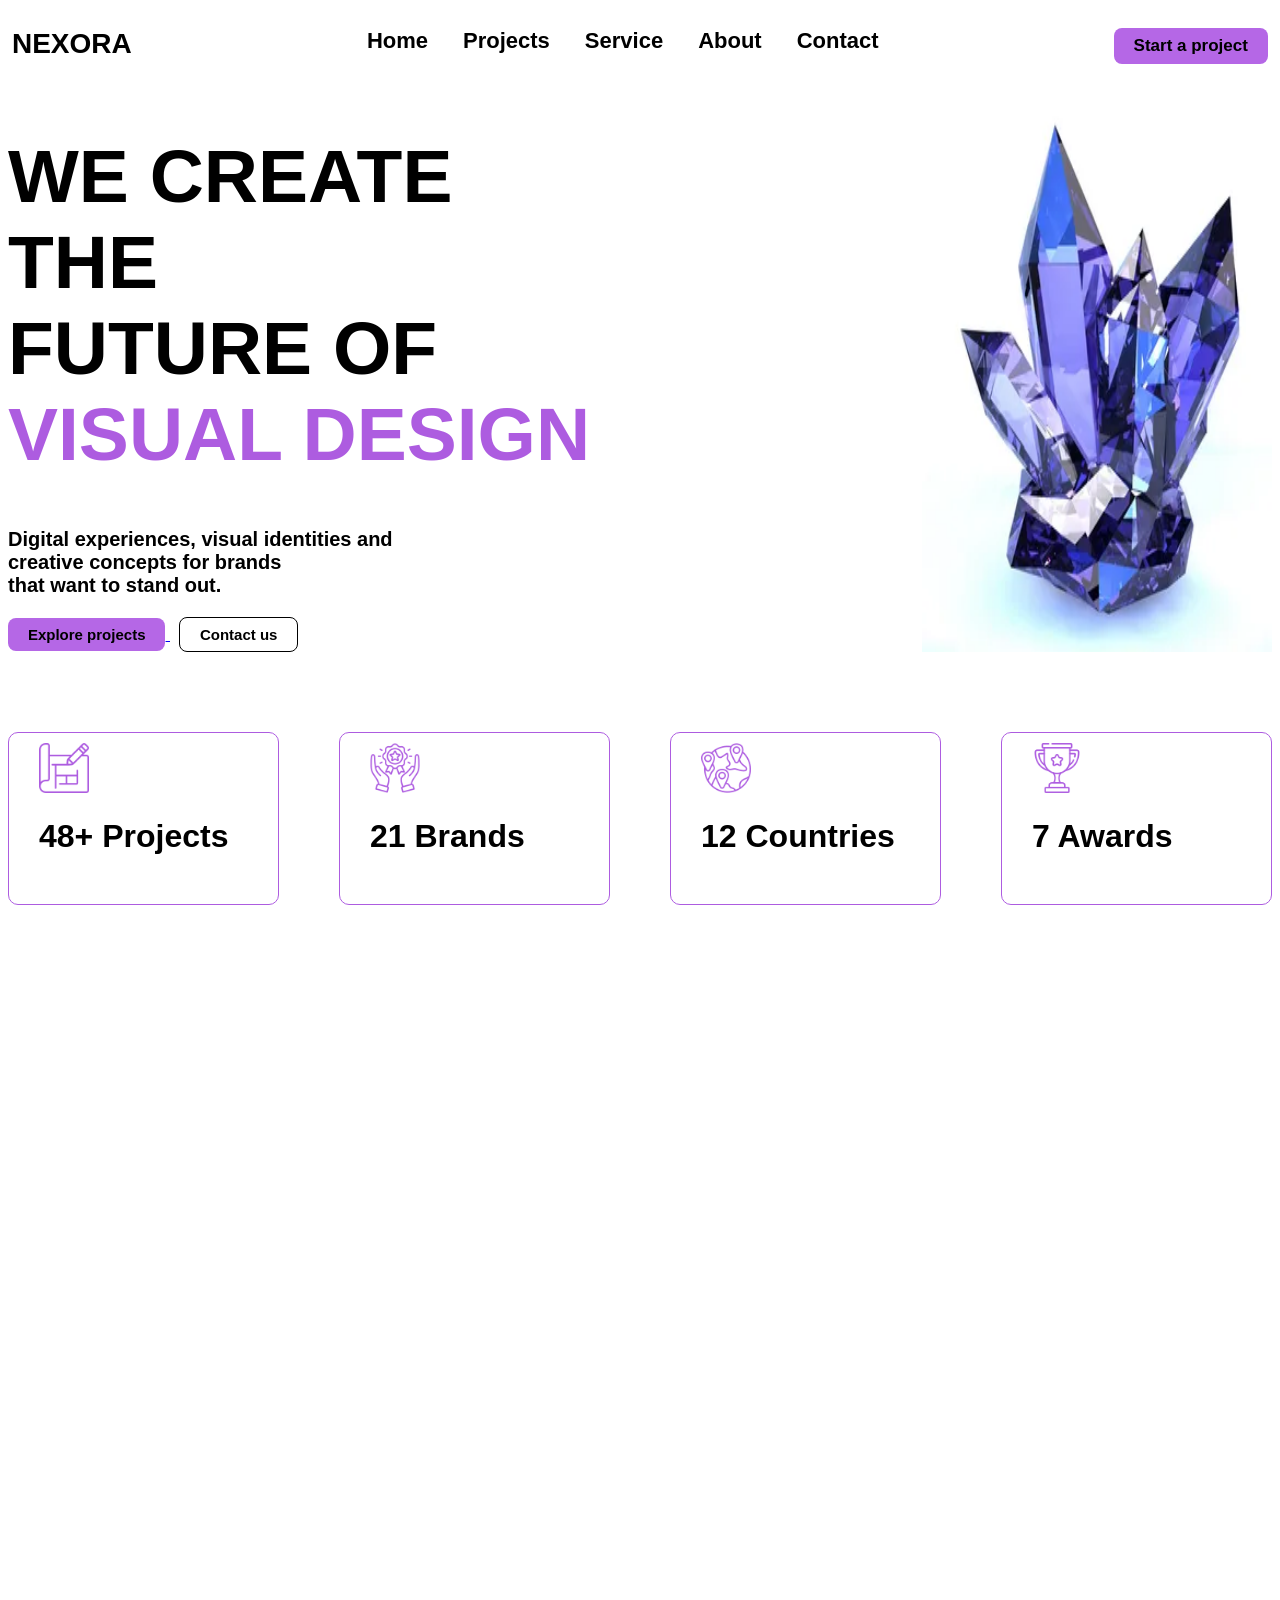
<file: index.html>
<!DOCTYPE html>
<html lang="en">
<head>
    <meta charset="UTF-8">
    <meta name="viewport" content="width=device-width, initial-scale=1.0">
    <title>NEXORA</title>
    <link rel="stylesheet" href="https://unpkg.com/aos@2.3.1/dist/aos.css">
    <link rel="stylesheet" href="style.css">
</head>
<body>
   <header >
       <div>
       <a href="index.html">
   <h2 data-aos="fade-right" data-aos-duration="500" data-aos-delay="50">NEXORA</h2>
           </a>
           </div>
    <a href="index.html" data-aos="fade-right" data-aos-duration="600" data-aos-delay="10">Home</a>
    <a href="projects.html" data-aos="fade-right" data-aos-duration="700" data-aos-delay="20">Projects</a>
    <a href="service.html" data-aos="fade-right" data-aos-duration="800" data-aos-delay="30">Service</a>
    <a href="about.html" data-aos="fade-right" data-aos-duration="900" data-aos-delay="40">About</a>
    <a href="contact.html" data-aos="fade-right" data-aos-duration="1000" data-aos-delay="50">Contact</a>
    <div>
        <a href="contact.html">
    <button data-aos="fade-right" data-aos-duration="1500" data-aos-delay="500">Start a project</button>
</a>
</div>
   </header>
   <main>
    <div class="hero">
    <div class="we">
   <h1 data-aos="fade-right" data-aos-duration="650" data-aos-delay="100">WE CREATE THE<br>FUTURE OF <br><span>VISUAL DESIGN</span> </h1>
   <p data-aos="fade-right" data-aos-duration="500" data-aos-delay="100">Digital experiences, visual identities and<br>creative concepts for brands<br>that want to stand out.</p>
    <a href="projects.html">
   <button class="b1" data-aos="fade-right" data-aos-duration="800" data-aos-delay="200">Explore projects</button>
</a>
   <a href="contact.html">
   <button class="b2" data-aos="fade-right" data-aos-duration="900" data-aos-delay="400">Contact us</button>
   </a>  
</div>
<img src="cristal.webp" width="350px" id="img1"  data-aos="fade-left" data-aos-duration="500" data-aos-delay="200">
</div>

<div class="statistics" >
<div data-aos="fade-up" data-aos-duration="400" data-aos-delay="10">
    <img src="blueprint.png"  width="50px" >
 <h1>48+ Projects</h1>
</div>
<div data-aos="fade-up" data-aos-duration="400" data-aos-delay="50">
    <img src="loyalty-program.png"  width="50px">
 <h1>21 Brands</h1>
</div>
<div data-aos="fade-up" data-aos-duration="500" data-aos-delay="100">
    <img src="country.png"  width="50px">
 <h1>12 Countries</h1>
</div>
<div data-aos="fade-up" data-aos-duration="600" data-aos-delay="200">
    <img src="trophy (1).png"  width="50px">
 <h1>7 Awards</h1>
</div>
</div>
<h1 style="text-align: center; margin-top: 50px; " data-aos="fade-right" data-aos-duration="550" data-aos-delay="60">Featured Projects</h1>
<div class="featured">
    <div data-aos="fade-up" data-aos-duration="400" data-aos-delay="100">
    <img src="unnamed.png" width="340px" height="300px">
    <h1>VOID</h1>
    <p>3D Art</p>
    <p>2026</p>
    </div>
    <div data-aos="fade-up" data-aos-duration="500" data-aos-delay="200">
        <img src="aura.webp" width="340px"  height="300px">
        <h1>AURA</h1>
        <p>Branding</p>
        <p>2026</p>
        </div>
        <div data-aos="fade-up" data-aos-duration="600" data-aos-delay="300">
            <img src="nexus.jpg" width="340px"  height="300px">
            <h1>NEXUS</h1>
            <p>Web  Design</p>
            <p>2026</p>
            </div>
</div>
<div class="Idea">
    <div data-aos="zoom-out" data-aos-duration="500" data-aos-delay="100">
        <h1>HAVE AN IDEA? LET'S CREATE IT.</h1>
        <a href="contact.html">
        <button>Start a project</button>
        </a>
    </div>
</div>
   </main>
 <script src="https://unpkg.com/aos@2.3.1/dist/aos.js">

 </script>
 <script>
    AOS.init(
        once=true
    );
 </script>
</body>
</html>
</file>
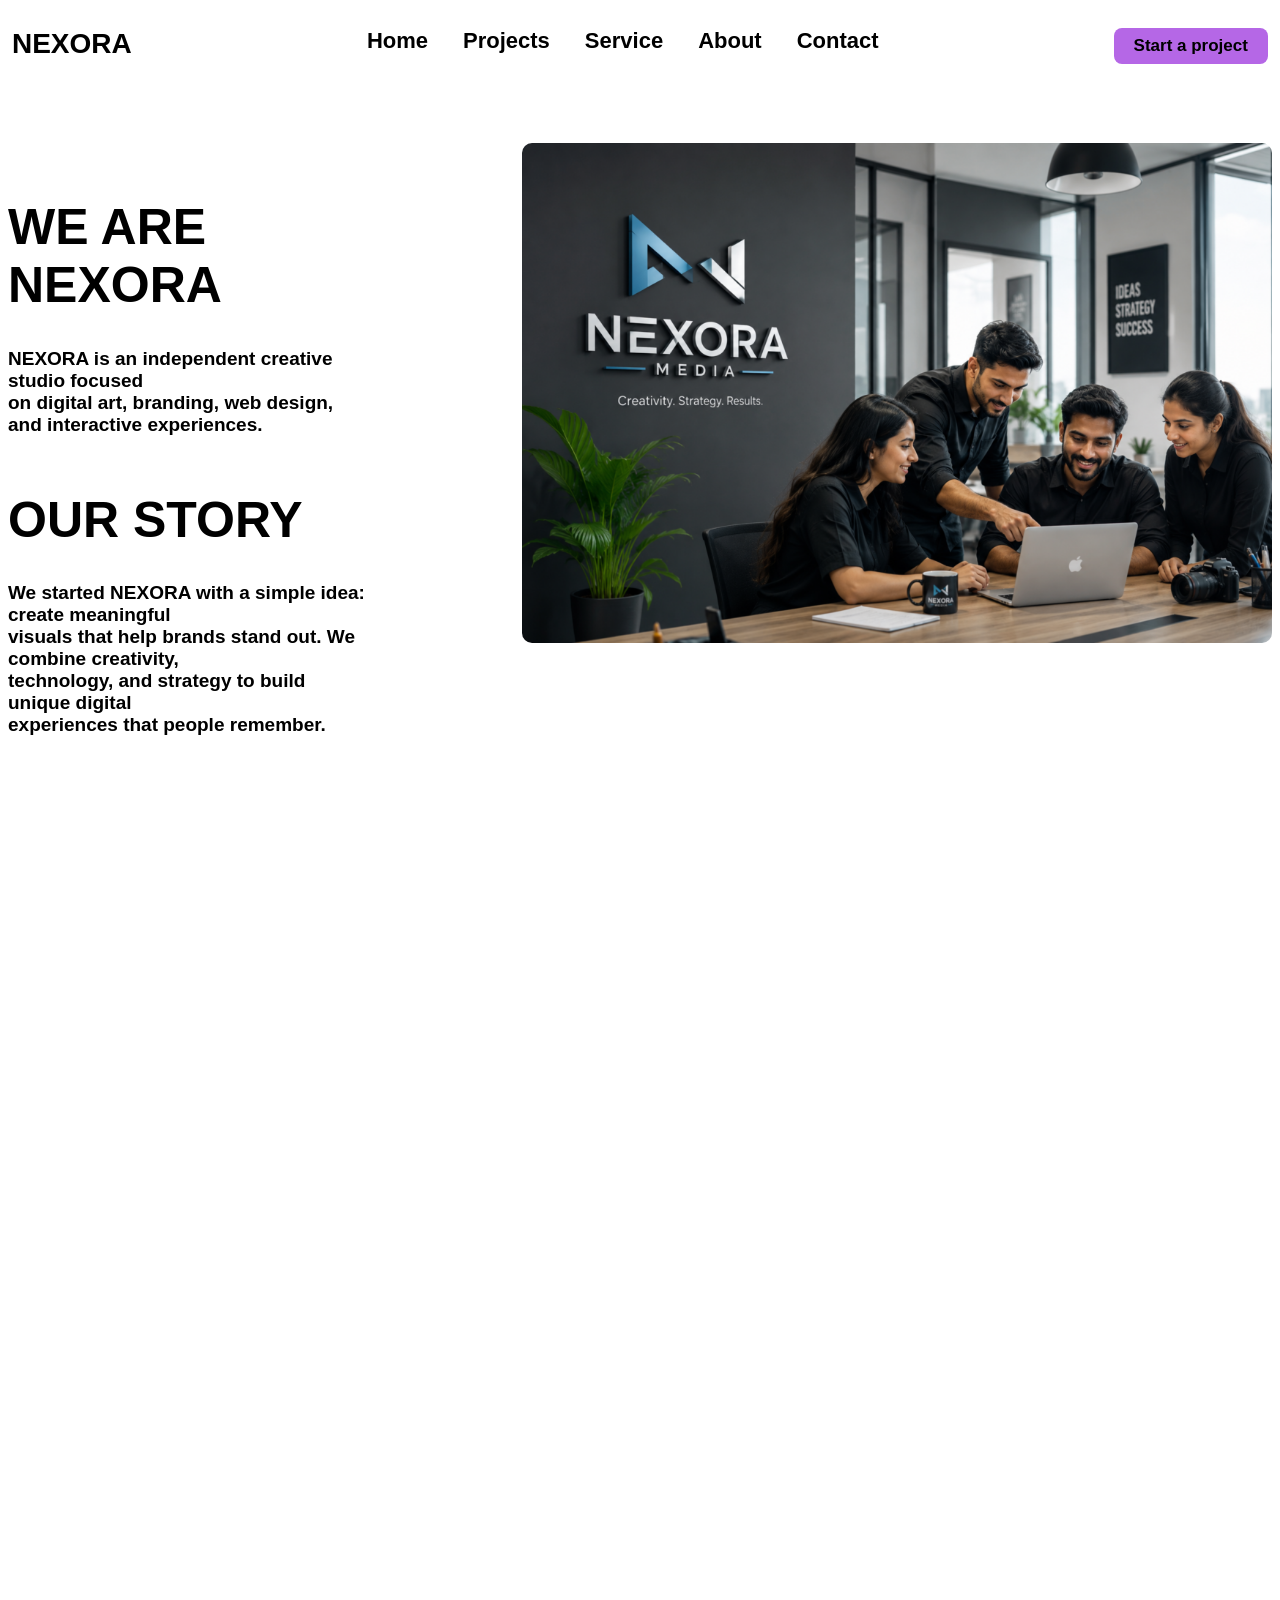
<file: about.html>
<!DOCTYPE html>
<html lang="en">
<head>
    <meta charset="UTF-8">
    <meta name="viewport" content="width=device-width, initial-scale=1.0">
    <title>NEXORA</title>
    <link rel="stylesheet" href="https://unpkg.com/aos@2.3.1/dist/aos.css">
    <link rel="stylesheet" href="style.css">
</head>
<body>
   <header >
       <div>
        <a href="index.html">
   <h2 data-aos="fade-right" data-aos-duration="500" data-aos-delay="50">NEXORA</h2>
        </a>    
           </div>
    <a href="index.html" data-aos="fade-right" data-aos-duration="600" data-aos-delay="10">Home</a>
    <a href="projects.html" data-aos="fade-right" data-aos-duration="700" data-aos-delay="20">Projects</a>
    <a href="service.html" data-aos="fade-right" data-aos-duration="800" data-aos-delay="30">Service</a>
    <a href="about.html" data-aos="fade-right" data-aos-duration="900" data-aos-delay="40">About</a>
    <a href="contact.html" data-aos="fade-right" data-aos-duration="1000" data-aos-delay="50">Contact</a>
    <div>
        <a href="contact.html">
    <button data-aos="fade-right" data-aos-duration="1500" data-aos-delay="500">Start a project</button>
</a>
</div>
   </header>
   
<main class="About">
    <div class="WEARE">
   <div >
    <h1 data-aos="zoom-in" data-aos-duration="500" data-aos-delay="200">WE ARE NEXORA</h1>
    <p data-aos="zoom-out" data-aos-duration="500" data-aos-delay="200">NEXORA is an independent creative studio focused<br> on digital art, branding, web design,<br> and interactive experiences.</p>
    <h1 data-aos="zoom-in" data-aos-duration="500" data-aos-delay="200">OUR STORY</h1>
    <p data-aos="zoom-out" data-aos-duration="500" data-aos-delay="200">We started NEXORA with a simple idea: create meaningful<br> visuals that help brands stand out. We combine creativity,<br> technology, and strategy to build unique digital<br> experiences that people remember.
</p>
   </div >
   <div class="imgnex">
    <img src="nexora.png" width="750px" data-aos="fade-left" data-aos-duration="500" data-aos-delay="200">
   </div>
   </div>
 <h1 data-aos="fade-right" data-aos-duration="500" data-aos-delay="200" style="text-align: center; margin-top: 50px;margin-bottom: 50px;">OUR TEAM</h1>
   <div class="TEAM">
    <div  data-aos="zoom-in" data-aos-duration="400" data-aos-delay="100">
     <img src="Screenshot 2026-08-25 190806.png" width="270px" height="270px">
     <h1>Alex</h1>
     <p>Creative Director<br>Leads the vision and<br>creative stragety.</p>
    </div>
    <div data-aos="zoom-in" data-aos-duration="500" data-aos-delay="200">
     <img src="Screenshot 2026-08-25 190545.png" width="270px" height="270px">
     <h1>Maya</h1>
     <p>3D Designer<br>Shapes visual concepts<br>and brand identities.</p>
    </div>
    <div data-aos="zoom-in" data-aos-duration="600" data-aos-delay="300">
     <img src="ma.png" width="270px" height="270px">
     <h1>Daniel</h1>
     <p>3D Designer<br>Brings ideas to life<br>in 3D and motion.</p>
    </div>
    <div data-aos="zoom-in" data-aos-duration="700" data-aos-delay="400">
     <img src="Screenshot 2026-08-25 191106.png" width="270px" height="270px">
     <h1>Sofia</h1>
     <p>UI Designer<br>Designs intutive and<br>beautiful interfaces.</p>
    </div>
   </div>
   <h1 data-aos="fade-right" data-aos-duration="500" data-aos-delay="200" style="text-align: center; margin-top: 50px;margin-bottom: 50px;">OUR VALUES</h1>
  <div class="VALUES">
    <div data-aos="fade-right" data-aos-duration="500" data-aos-delay="200">
        <img src="bulb.png">
       <h2><span>01</span></h2>
        <h2>Creativity</h2>
        <p>We don't follow<br>trends. We create<br>them.</p>
    </div>
     <div  data-aos="fade-right" data-aos-duration="600" data-aos-delay="300">
        <img src="review.png">
       <h2><span>02</span></h2>
        <h2>Experiment</h2>
        <p>We explore new<br>ideas and<br>technologies.</p>
    </div>
       <div data-aos="fade-right" data-aos-duration="700" data-aos-delay="400">
        <img src="shield.png">
       <h2><span>03</span></h2>
        <h2>Quality</h2>
        <p>Every detail<br>matters.</p>
    </div>
       <div data-aos="fade-right" data-aos-duration="800" data-aos-delay="400">
        <img src="indicator.png">
       <h2><span>04</span></h2>
        <h2>Impact</h2>
        <p>Design should be<br>memorable.</p>
    </div>
  </div>
</main>

       <script src="https://unpkg.com/aos@2.3.1/dist/aos.js">

 </script>
 <script>
    AOS.init(
        once=true
    );
 </script>
</body>
</html>
</file>
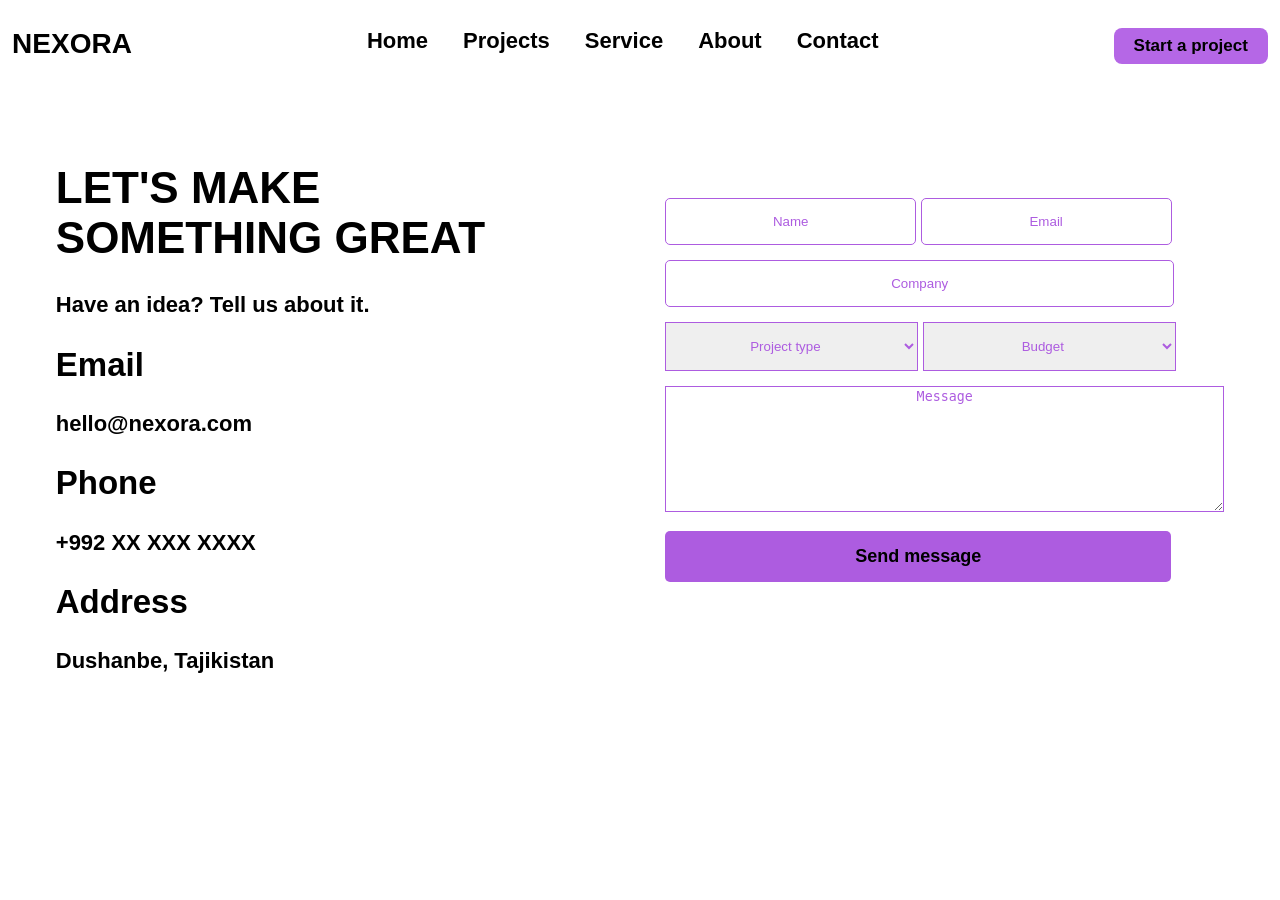
<file: contact.html>
<!DOCTYPE html>
<html lang="en">
<head>
    <meta charset="UTF-8">
    <meta name="viewport" content="width=device-width, initial-scale=1.0">
    <title>NEXORA</title>
    <link rel="stylesheet" href="https://unpkg.com/aos@2.3.1/dist/aos.css">
    <link rel="stylesheet" href="style.css">
</head>
<body>
   <header >
       <div>
        <a href="index.html">
   <h2 data-aos="fade-right" data-aos-duration="500" data-aos-delay="50">NEXORA</h2>
        </a>
           </div>
    <a href="index.html" data-aos="fade-right" data-aos-duration="600" data-aos-delay="10">Home</a>
    <a href="projects.html" data-aos="fade-right" data-aos-duration="700" data-aos-delay="20">Projects</a>
    <a href="service.html" data-aos="fade-right" data-aos-duration="800" data-aos-delay="30">Service</a>
    <a href="about.html" data-aos="fade-right" data-aos-duration="900" data-aos-delay="40">About</a>
    <a href="contact.html" data-aos="fade-right" data-aos-duration="1000" data-aos-delay="50">Contact</a>
    <div>
        <a href="contact.html">
    <button data-aos="fade-right" data-aos-duration="1500" data-aos-delay="500">Start a project</button>
</a>
</div>
   </header>
   
<main class="Contact">
  <div class="lets">
    <div>
    <h1 data-aos="zoom-in" data-aos-duration="500" data-aos-delay="200">LET'S MAKE<br> SOMETHING GREAT</h1>
    <p data-aos="fade-up" data-aos-duration="400" data-aos-delay="100">Have an idea? Tell us about it.</p>
    <h2 data-aos="zoom-in" data-aos-duration="500" data-aos-delay="200">Email</h2>
    <p data-aos="fade-up" data-aos-duration="400" data-aos-delay="100">hello@nexora.com</p>
    <h2 data-aos="zoom-in" data-aos-duration="500" data-aos-delay="200">Phone</h2>
    <p data-aos="fade-up" data-aos-duration="400" data-aos-delay="100">+992 XX XXX XXXX</p>
    <h2 data-aos="zoom-in" data-aos-duration="500" data-aos-delay="200">Address</h2>
    <p data-aos="fade-up" data-aos-duration="400" data-aos-delay="100">Dushanbe, Tajikistan</p>
  </div>
  </div>
  <div class="send">
    <div >
        <form>
      <input type="text" id="name" placeholder="Name" data-aos="fade-right" data-aos-duration="500" data-aos-delay="200" required>
       <input type="email" id="email" placeholder="Email" data-aos="fade-right" data-aos-duration="600" data-aos-delay="300" required><br>
       <input type="text" id="company" placeholder="Company"  data-aos="fade-right" data-aos-duration="700" data-aos-delay="400" required><br>
       <select id="project"  data-aos="fade-right" data-aos-duration="800" data-aos-delay="400" required>
        <option >Project type</option>
       </select>
       <select id="budget" data-aos="fade-right" data-aos-duration="900" data-aos-delay="400" required>
        <option >Budget</option > 
       </select><br>
       <textarea id="message" rows="8" cols="67" placeholder="Message" data-aos="fade-right" data-aos-duration="900" data-aos-delay="400"></textarea><br>
       <input type="submit" id="submit" value="Send message" data-aos="fade-right" data-aos-duration="900" data-aos-delay="500">
            </form>
    </div>
  </div>
</main>

       <script src="https://unpkg.com/aos@2.3.1/dist/aos.js">

 </script>
 <script>
    AOS.init(
        once=true
    );
 </script>
</body>
</html>
</file>
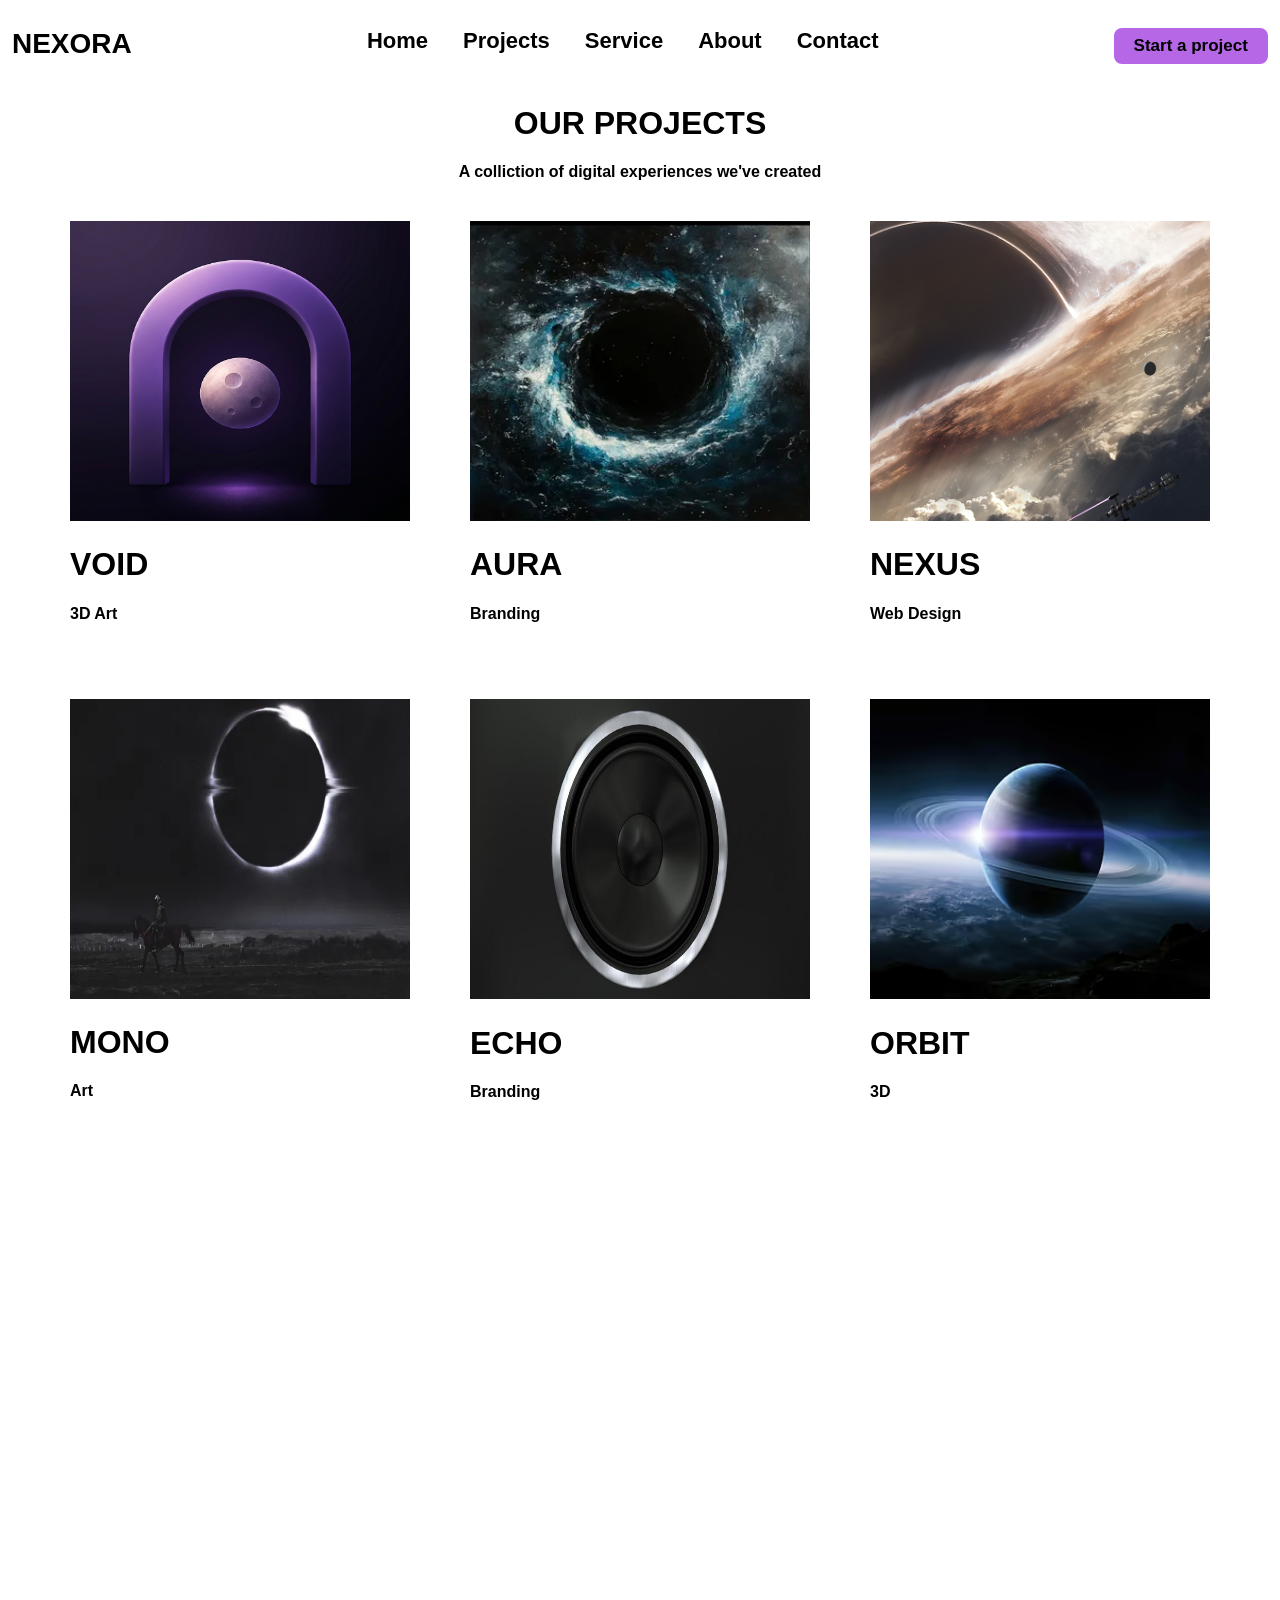
<file: projects.html>
<!DOCTYPE html>
<html lang="en">
<head>
    <meta charset="UTF-8">
    <meta name="viewport" content="width=device-width, initial-scale=1.0">
    <title>NEXORA</title>
    <link rel="stylesheet" href="https://unpkg.com/aos@2.3.1/dist/aos.css">
    <link rel="stylesheet" href="style.css">
</head>
<body>
   <header >
       <div>
        <a href="index.html">
   <h2 data-aos="fade-right" data-aos-duration="500" data-aos-delay="50">NEXORA</h2>
        </a>
           </div>
    <a href="index.html" data-aos="fade-right" data-aos-duration="600" data-aos-delay="10">Home</a>
    <a href="projects.html" data-aos="fade-right" data-aos-duration="700" data-aos-delay="20">Projects</a>
    <a href="service.html" data-aos="fade-right" data-aos-duration="800" data-aos-delay="30">Service</a>
    <a href="about.html" data-aos="fade-right" data-aos-duration="900" data-aos-delay="40">About</a>
    <a href="contact.html" data-aos="fade-right" data-aos-duration="1000" data-aos-delay="50">Contact</a>
    <div>
        <a href="contact.html">
    <button data-aos="fade-right" data-aos-duration="1500" data-aos-delay="500">Start a project</button>
</a>
</div>
   </header>
<main class="projects">
 <div class="our">
    <h1 data-aos="zoom-in" data-aos-duration="500" data-aos-delay="200">OUR PROJECTS</h1>
    <p data-aos="zoom-out" data-aos-duration="500" data-aos-delay="200">A colliction of digital experiences we've created</p>
 </div>
 <div class="VOID">
     <div data-aos="fade-up" data-aos-duration="400" data-aos-delay="100">
    <img src="unnamed.png" width="340px" height="300px">
    <h1>VOID</h1>
    <p>3D Art</p>
    </div>
    <div data-aos="fade-up" data-aos-duration="500" data-aos-delay="200">
        <img src="aura.webp" width="340px"  height="300px">
        <h1>AURA</h1>
        <p>Branding</p>
        </div>
         <div data-aos="fade-up" data-aos-duration="600" data-aos-delay="300">
            <img src="nexus.jpg" width="340px"  height="300px">
            <h1>NEXUS</h1>
            <p>Web  Design</p>
            </div>
         <div data-aos="fade-up" data-aos-duration="700" data-aos-delay="400">
            <img src="han.webp" width="340px"  height="300px">
            <h1>MONO</h1>
            <p>Art</p>
            </div>
              <div data-aos="fade-up" data-aos-duration="800" data-aos-delay="500">
            <img src="large.jpg" width="340px"  height="300px">
            <h1>ECHO</h1>
            <p>Branding</p>
            </div>
             <div data-aos="fade-up" data-aos-duration="900" data-aos-delay="600">
            <img src="pla.avif" width="340px"  height="300px">
            <h1>ORBIT</h1>
            <p>3D</p>
            </div>
            <div data-aos="fade-up" data-aos-duration="1000" data-aos-delay="700">
            <img src="s-l400.png" width="340px"  height="300px">
            <h1>FLUX</h1>
            <p>Web</p>
            </div>
             <div data-aos="fade-up" data-aos-duration="1100" data-aos-delay="800">
            <img src="gray.png" width="340px"  height="300px">
            <h1>VISION</h1>
            <p>Art</p>
            </div>
                 <div data-aos="fade-up" data-aos-duration="1000" data-aos-delay="900">
            <img src="bri.png" width="340px"  height="300px">
            <h1>PRISM</h1>
            <p>Branding</p>
            </div>
                  <div data-aos="fade-up" data-aos-duration="1000" data-aos-delay="1000">
            <img src="mystical-purple-crystal-stockcake.jpg" width="340px"  height="300px">
            <h1>NOVA</h1>
            <p>3D</p>
            </div>
             <div data-aos="fade-up" data-aos-duration="1000" data-aos-delay="1100">
            <img src="whi.jpg" width="340px"  height="300px">
            <h1>SHIFT</h1>
            <p>Web</p>
            </div>
               <div data-aos="fade-up" data-aos-duration="1000" data-aos-delay="1200">
            <img src="pur.avif" width="340px"  height="300px">
            <h1>PULSE</h1>
            <p>Art</p>
            </div>
 </div>

</main>


    <script src="https://unpkg.com/aos@2.3.1/dist/aos.js">

 </script>
 <script>
    AOS.init(
        once=true
    );
 </script>
</body>
</html>
</file>
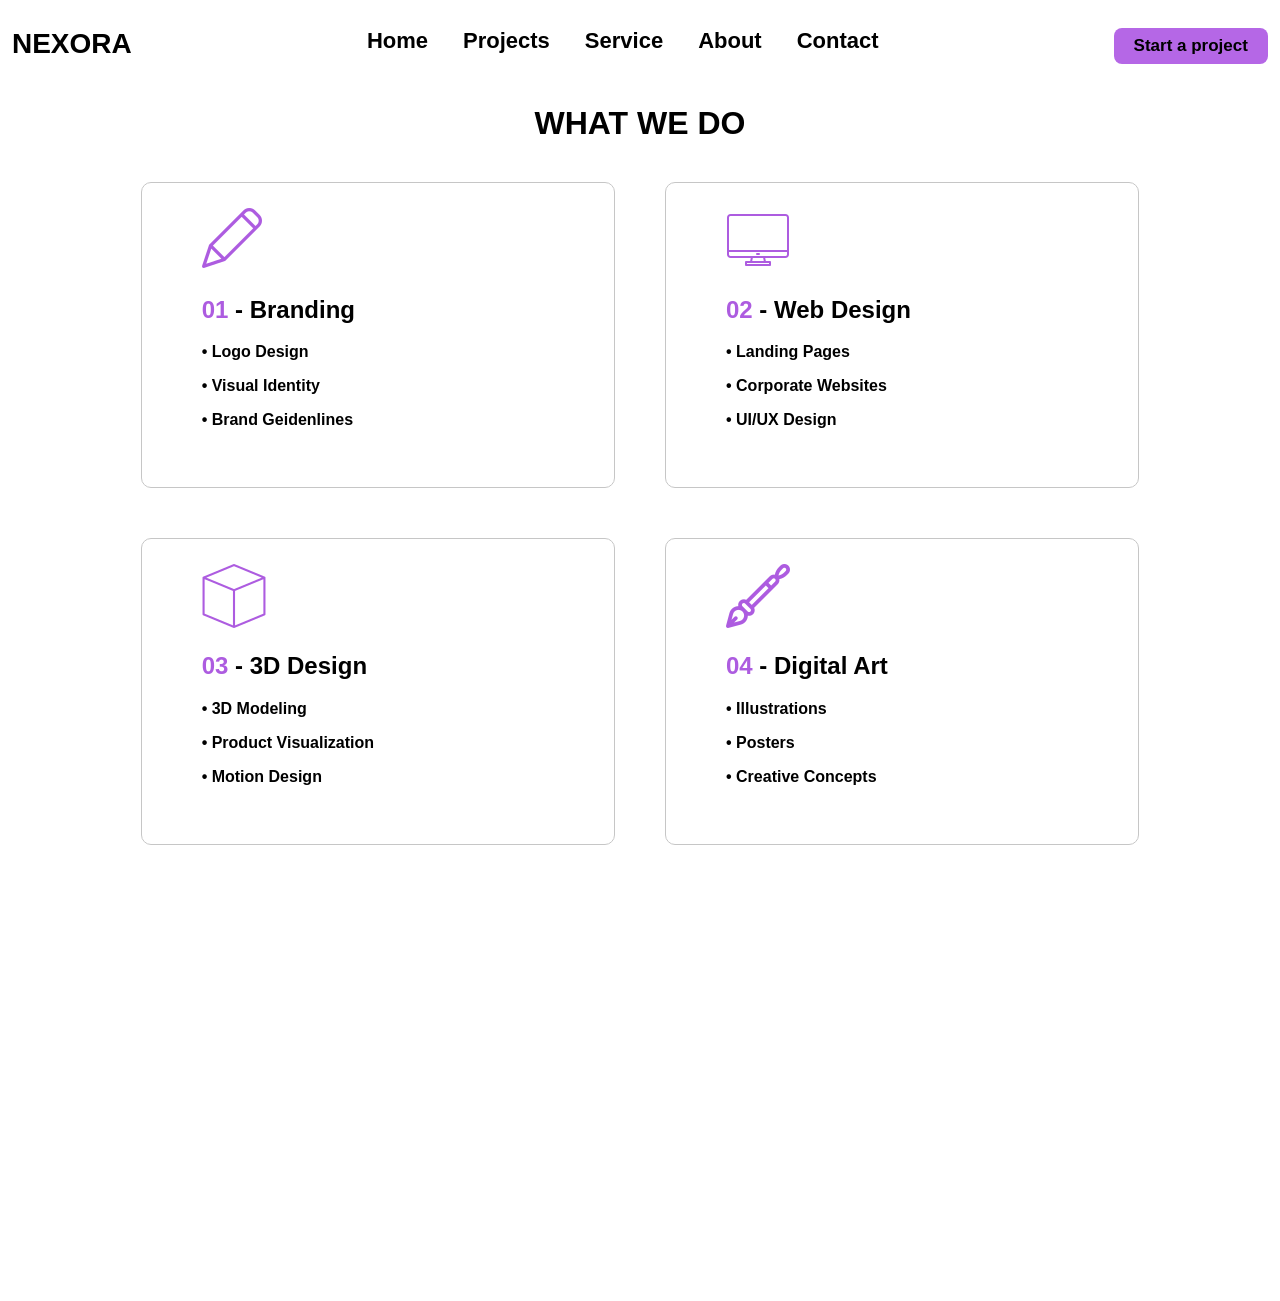
<file: service.html>
<!DOCTYPE html>
<html lang="en">
<head>
    <meta charset="UTF-8">
    <meta name="viewport" content="width=device-width, initial-scale=1.0">
    <title>NEXORA</title>
    <link rel="stylesheet" href="https://unpkg.com/aos@2.3.1/dist/aos.css">
    <link rel="stylesheet" href="style.css">
</head>
<body>
   <header >
       <div>
        <a href="index.html">
   <h2 data-aos="fade-right" data-aos-duration="500" data-aos-delay="50">NEXORA</h2>
        </a>
           </div>
    <a href="index.html" data-aos="fade-right" data-aos-duration="600" data-aos-delay="10">Home</a>
    <a href="projects.html" data-aos="fade-right" data-aos-duration="700" data-aos-delay="20">Projects</a>
    <a href="service.html" data-aos="fade-right" data-aos-duration="800" data-aos-delay="30">Service</a>
    <a href="about.html" data-aos="fade-right" data-aos-duration="900" data-aos-delay="40">About</a>
    <a href="contact.html" data-aos="fade-right" data-aos-duration="1000" data-aos-delay="50">Contact</a>
    <div>
        <a href="contact.html">
    <button data-aos="fade-right" data-aos-duration="1500" data-aos-delay="500">Start a project</button>
</a>
</div>
   </header>

<main class="Service">
   <div class="our">
    <h1 data-aos="zoom-in" data-aos-duration="500" data-aos-delay="200">WHAT WE DO</h1>
   </div>
   <div class="whatwedo">
    <div  data-aos="fade-up" data-aos-duration="400" data-aos-delay="100">
    <img src="pen.png">
    <h2><span>01</span> - Branding</h2>
    <p>• Logo Design</p>
    <p>• Visual Identity</p>
    <p>• Brand Geidenlines</p>
    </div>
        <div data-aos="fade-up" data-aos-duration="500" data-aos-delay="200">
    <img src="monitor.png">
    <h2><span>02</span> - Web Design</h2>
    <p>• Landing Pages</p>
    <p>• Corporate Websites</p>
    <p>• UI/UX Design</p>
    </div>
           <div data-aos="fade-up" data-aos-duration="600" data-aos-delay="300">
    <img src="cube.png">
    <h2><span>03</span> - 3D Design</h2>
    <p>• 3D Modeling</p>
    <p>• Product Visualization</p>
    <p>• Motion Design</p>
    </div>
    <div data-aos="fade-up" data-aos-duration="700" data-aos-delay="400">
    <img src="pen (1).png">
    <h2><span>04</span> - Digital Art</h2>
    <p>• Illustrations</p>
    <p>• Posters</p>
    <p>• Creative Concepts</p>
    </div>
 <div data-aos="fade-up" data-aos-duration="800" data-aos-delay="500">
    <img src="play.png" >
    <h2><span>05</span> - Motion</h2>
    <p>• Animations</p>
    <p>• Social Media</p>
    <p>• Advertisements</p>
    </div>
     <div data-aos="fade-up" data-aos-duration="900" data-aos-delay="600">
    <img src="marketing.png">
    <h2><span>06</span> - Creative Direction</h2>
    <p>• Art Direction</p>
    <p>• Campaign Concepts</p>
    <p>• Visual Strategy</p>
    </div>
   </div>
</main>

       <script src="https://unpkg.com/aos@2.3.1/dist/aos.js">

 </script>
 <script>
    AOS.init(
        once=true
    );
 </script>
</body>
</html>
</file>
<file: style.css>
header{
    display: flex;
    justify-content: center;
    gap: 35px;
}
header button{
    margin-top: 20px;
    font-size: 17px;
    padding: 8px 20px;
    border: none;
    border-radius: 8px;
    margin-left: 200px;
    font-weight: bold;
    transition: 0.4s ease-in-out !important;
    background-color: rgb(181, 103, 230);
    font-family: 'Gill Sans', 'Gill Sans MT', Calibri, 'Trebuchet MS', sans-serif;
}
header  button:hover{
    color: rgb(39, 39, 39); 
    background-color: rgb(194, 144, 224);
    transform: translate(3px);
}
header a{
    padding-top: 20px;
    font-size: 22px;
    text-decoration: none;
  color: black;
}
header h2{
    margin-top: 20px;
    margin-right: 200px;
    font-size: 28px;
}
body{
    font-weight: bold;
    font-family: 'Gill Sans', 'Gill Sans MT', Calibri, 'Trebuchet MS', sans-serif;
}
main{
   
     justify-content: center;
     gap: 100px;
}
.b1{
    font-size: 15px;
    padding: 8px 20px;
    border: none;
    border-radius: 8px;
    font-weight: bold;
    background-color: rgb(181, 103, 230);
    font-family: 'Gill Sans', 'Gill Sans MT', Calibri, 'Trebuchet MS', sans-serif;
    transition: 0.4s ease-in-out !important;
}
.b1:hover{
    color: rgb(39, 39, 39); 
    background-color: rgb(194, 144, 224);
    transform: translate(3px);
}
.b2{
    font-size: 15px;
    padding: 8px 20px;
    border: 1px solid;
    border-radius: 8px;
    font-weight: bold;
    margin-left: 9px;
    color: rgb(0, 0, 0); 
    background-color: rgb(255, 255, 255);
    transition: 0.4s ease-in-out !important;
    font-family: 'Gill Sans', 'Gill Sans MT', Calibri, 'Trebuchet MS', sans-serif;
}
.b2:hover{
    background-color: rgb(208, 208, 208);
    color: rgb(39, 39, 39);
    transform: translate(3px);
}
.we h1{
    font-size: 75px;
}
span{
    color: #ad5ce0;
}
.we p{
    font-size: 20px;
    
}
.statistics{
    display: flex;
    justify-content: center;
    margin-top: 50px;
    gap: 60px;
    margin-top: 80px;
}
.statistics div{
    border: 1px solid #ad5ce0 ;
    border-radius: 10px;
    padding: 10px 30px;
    width: 6cm;
    height: 4cm;
}
.hero{
    display: flex;
    justify-content: center;
    gap: 300px;
}
.featured{
 display: flex;
 gap: 80px;
 justify-content: center;
 margin-top: 50px;
}
.featured div{
    border: 1px solid;
    border-radius: 8px;
    text-align: center;
}
.featured img{
    border-radius: 8px;
}
.Idea div{
  background-color:  rgb(242, 219, 255);
  padding: 1px 250px 10px;
  text-align:center ;
  border-radius: 15px;
}
.Idea button{
 font-size: 15px;
    padding: 8px 20px;
    border: none;
    border-radius: 8px;
    font-weight: bold;
    background-color: rgb(181, 103, 230);
    font-family: 'Gill Sans', 'Gill Sans MT', Calibri, 'Trebuchet MS', sans-serif;
    transition: 0.4s ease-in-out !important;
}
.Idea button:hover{
    color: rgb(39, 39, 39); 
    background-color: rgb(194, 144, 224);
    transform: translateY(-3px);
}
.Idea{
    margin-top: 50px;
    margin-bottom: 30px;
    display: flex;
    justify-content: center;
}
.VOID{
    display: flex;
    flex-wrap: wrap;
    gap: 60px;
    justify-content: center;
}
.our{
    text-align: center;
    margin-bottom: 40px;
}
.whatwedo{
    display: flex;
    flex-wrap: wrap;
    justify-content: center;
    gap: 50px;
}
.whatwedo div{
    border: 1px solid rgb(198, 198, 198);
    padding: 25px 110px 15px 60px;
    border-radius: 10px;
    width: 8cm;
    height: 7cm;
}
.WEARE{
    display: flex;
    gap: 150px;
    margin-top: 60px;
    justify-content: center;
}
.WEARE h1{
    font-size: 50px;
    margin-top: 55px;
}
.WEARE p{
    font-size: 19px;
}
.WEARE img{
    border-radius: 10px;
}
.TEAM{
    display: flex;
    flex-wrap: wrap;
    gap: 80px;
    justify-content:center ;
}
.TEAM img{
    border-radius: 10px;
}
.VALUES{
    display: flex;
    flex-wrap: wrap;
    justify-content:center ;
    gap: 70px;
    margin-bottom: 50px;
}
.VALUES div{
    border: 1px solid #ad5ce0;
    padding: 10px 130px 0px 40px;
    border-radius: 10px;
}
.Contact{
    margin-top: 50px;
    display: flex;
    justify-content: center;
    gap: 180px;
}
.lets{
    font-size: 22px;
}
input{
    padding: 15px 40px;
    margin-top: 15px;
    border-radius: 5px;
    border: 1px solid #ad5ce0;
}
#company{
    padding: 15px 169px;
}
#project{
    padding: 15px 80px;
     border: 1px solid #ad5ce0;
     color: #ad5ce0;
}
#budget{
     padding: 15px 94px;
     margin-top: 15px;
      border: 1px solid #ad5ce0;
      color: #ad5ce0;
}
#message{
    margin-top: 15px;
     border: 1px solid #ad5ce0;
}
#submit{
     padding: 15px 190px;
     background-color: #ad5ce0;
     font-weight: bold;
     font-size: 18px;
     border: none;
}
.send{
    margin-top: 50px;
}
::placeholder{
    color: #ad5ce0;
    text-align: center;
}
</file>
